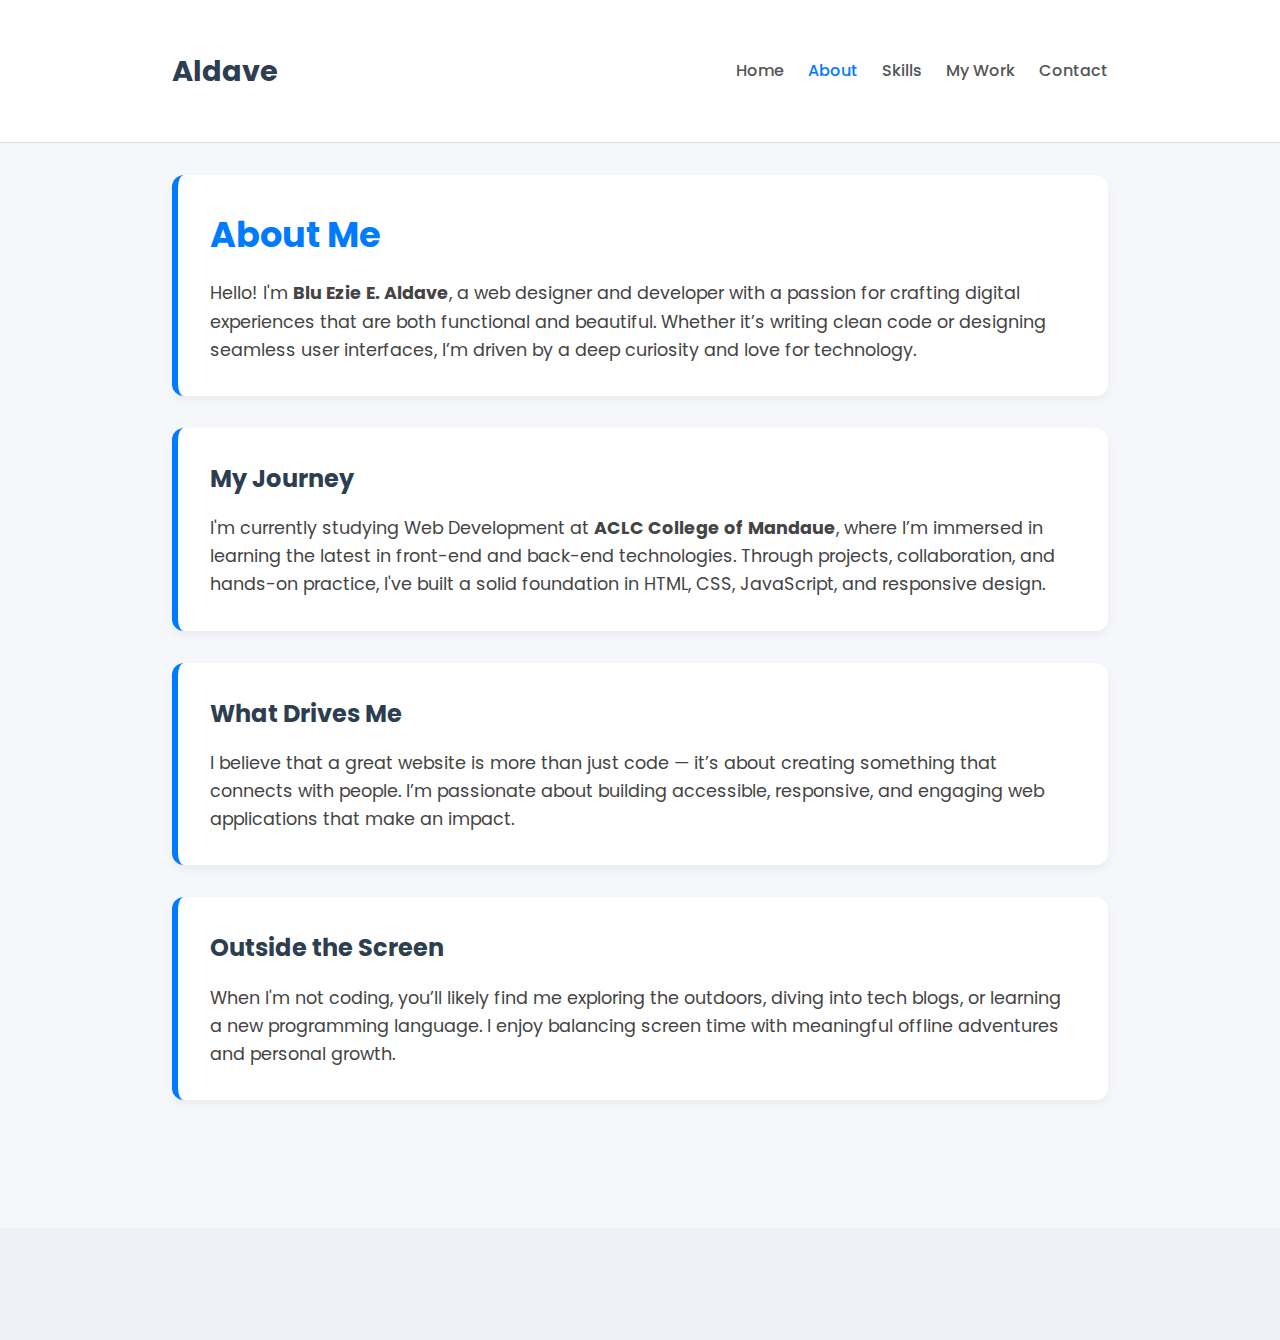
<file: about.html>
<!DOCTYPE html>
<html lang="en">

<head>
  <meta charset="UTF-8" />
  <meta name="viewport" content="width=device-width, initial-scale=1.0" />
  <title>About – Blu Aldave | Web Developer Portfolio</title>
  <meta name="description" content="Learn more about Blu Aldave – a passionate web designer and developer dedicated to creating elegant and accessible digital experiences.">
  <link rel="icon" href="favicon.ico" type="image/x-icon" />
  <link href="https://fonts.googleapis.com/css2?family=Poppins:wght@400;600;700&display=swap" rel="stylesheet" />

  <style>
    /* Base Reset */
    * {
      margin: 0;
      padding: 0;
      box-sizing: border-box;
    }

    body {
      font-family: 'Poppins', sans-serif;
      background-color: #f5f7fa;
      color: #333;
      line-height: 1.6;
    }

    .container {
      max-width: 1000px;
      margin: 0 auto;
      padding: 2rem;
    }

    /* Header Styles */
    .site-header {
      background-color: #fff;
      border-bottom: 1px solid #ddd;
      padding: 1rem 2rem;
    }

    .header-content {
      display: flex;
      justify-content: space-between;
      align-items: center;
    }

    .logo a {
      font-size: 1.8rem;
      font-weight: 700;
      color: #2c3e50;
      text-decoration: none;
    }

    .main-nav ul {
      list-style: none;
      display: flex;
      gap: 1.5rem;
    }

    .main-nav a {
      text-decoration: none;
      color: #555;
      font-weight: 500;
      transition: color 0.3s ease;
    }

    .main-nav a:hover,
    .main-nav a.active {
      color: #007bff;
    }

    /* Section Box Styling */
    .section-box {
      background-color: #ffffff;
      border-left: 6px solid #007bff;
      padding: 2rem;
      border-radius: 12px;
      box-shadow: 0 4px 10px rgba(0, 0, 0, 0.05);
      margin-bottom: 2rem;
      transition: transform 0.3s ease;
    }

    .section-box:hover {
      transform: scale(1.01);
    }

    .section-box h1,
    .section-box h2 {
      margin-bottom: 1rem;
    }

    .section-box p {
      font-size: 1.1rem;
      color: #444;
    }

    .about-section h1 {
      font-size: 2.2rem;
      color: #007bff;
    }

    .section-box h2 {
      font-size: 1.5rem;
      color: #2c3e50;
    }

    /* Footer */
    .site-footer {
      margin-top: 4rem;
      padding: 1.5rem 0;
      text-align: center;
      background-color: #eef1f5;
      font-size: 0.9rem;
      color: #777;
    }

    @media (max-width: 768px) {
      .header-content {
        flex-direction: column;
        align-items: flex-start;
      }

      .main-nav ul {
        flex-direction: column;
        gap: 1rem;
        margin-top: 1rem;
      }
    }
  </style>
</head>

<body>

  <!-- Header -->
  <header class="site-header">
    <div class="container header-content">
      <div class="logo">
        <a href="index.html">Aldave</a>
      </div>
      <nav class="main-nav">
        <ul>
          <li><a href="index.html">Home</a></li>
          <li><a href="about.html" class="active">About</a></li>
          <li><a href="skills.html">Skills</a></li>
          <li><a href="mywork.html">My Work</a></li>
          <li><a href="contact.html">Contact</a></li>
        </ul>
      </nav>
    </div>
  </header>

  <!-- Main Content -->
  <main class="about-section container">
    <div class="section-box">
      <h1>About Me</h1>
      <p>
        Hello! I'm <strong>Blu Ezie E. Aldave</strong>, a web designer and developer with a passion for crafting digital experiences that are both functional and beautiful.
        Whether it’s writing clean code or designing seamless user interfaces, I’m driven by a deep curiosity and love for technology.
      </p>
    </div>

    <div class="section-box">
      <h2>My Journey</h2>
      <p>
        I'm currently studying Web Development at <strong>ACLC College of Mandaue</strong>, where I’m immersed in learning the latest in front-end and back-end technologies.
        Through projects, collaboration, and hands-on practice, I've built a solid foundation in HTML, CSS, JavaScript, and responsive design.
      </p>
    </div>

    <div class="section-box">
      <h2>What Drives Me</h2>
      <p>
        I believe that a great website is more than just code — it’s about creating something that connects with people.
        I’m passionate about building accessible, responsive, and engaging web applications that make an impact.
      </p>
    </div>

    <div class="section-box">
      <h2>Outside the Screen</h2>
      <p>
        When I'm not coding, you’ll likely find me exploring the outdoors, diving into tech blogs, or learning a new programming language.
        I enjoy balancing screen time with meaningful offline adventures and personal growth.
      </p>
    </div>
  </main>

  <!-- Footer -->
  <footer class="site-footer">
    <div class="container">
    </div>
  </footer>

</body>

</html>
</file>
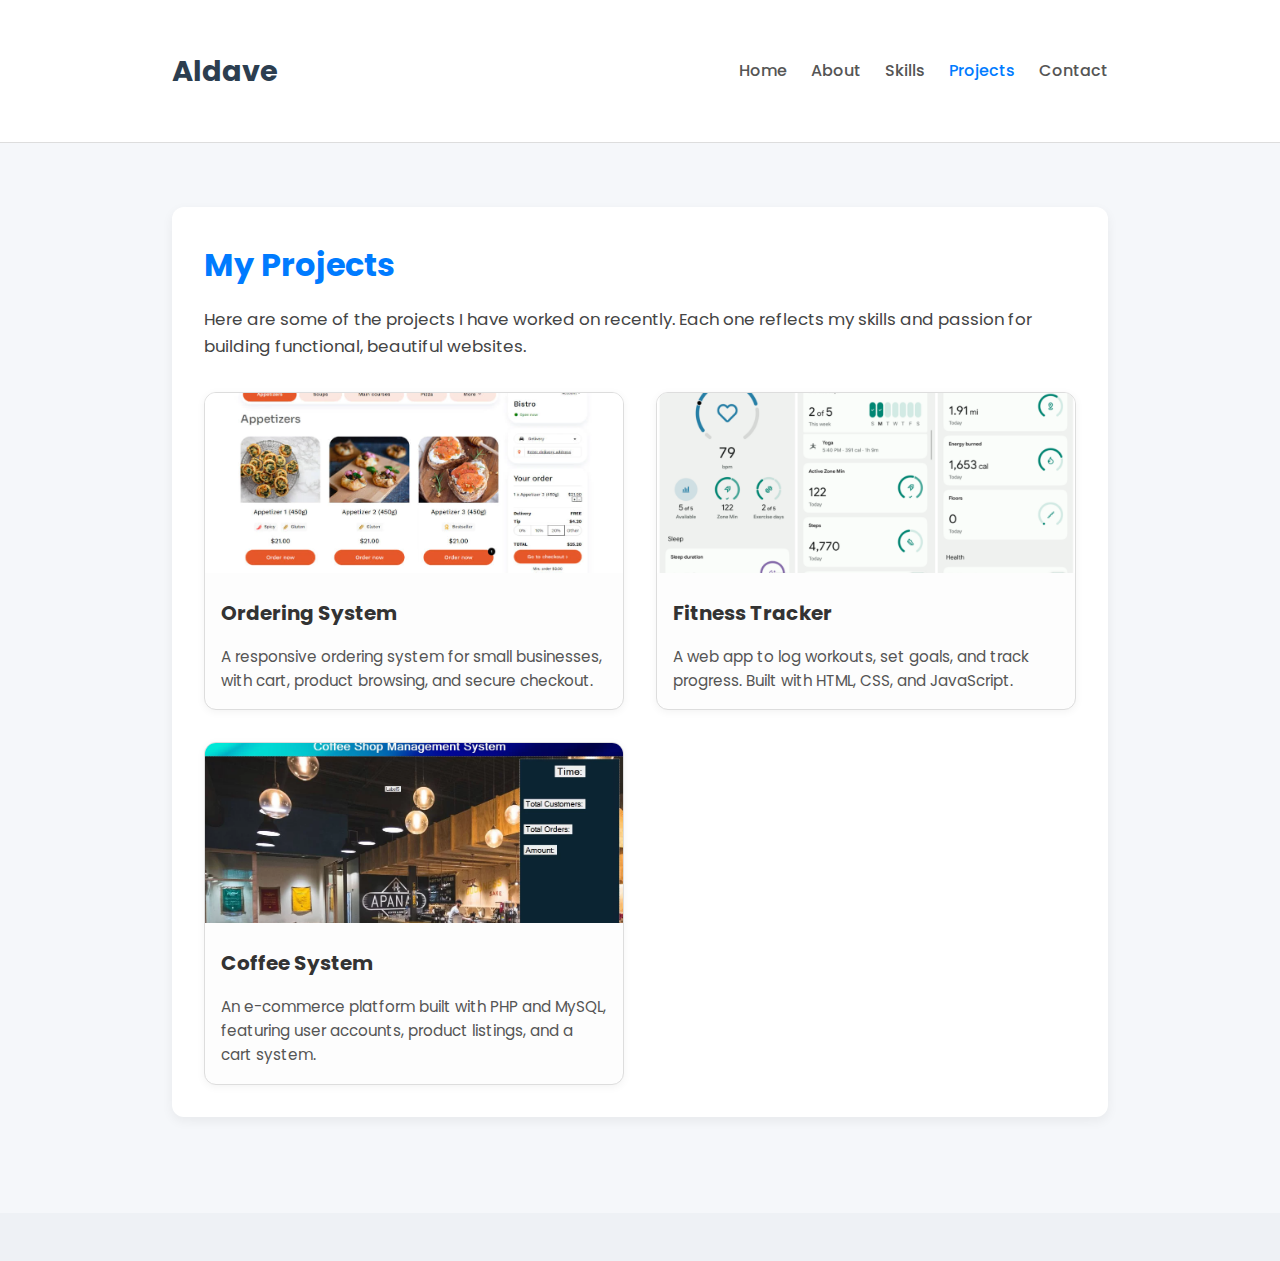
<file: mywork.html>
<!DOCTYPE html>
<html lang="en">

<head>
  <meta charset="UTF-8" />
  <meta name="viewport" content="width=device-width, initial-scale=1.0" />
  <title>Projects - Aldave's Portfolio</title>
  <meta name="description" content="Explore the projects I have worked on, showcasing my skills and experience as a web designer and developer." />
  <link href="https://fonts.googleapis.com/css2?family=Poppins:wght@400;600;700&display=swap" rel="stylesheet" />
  <link rel="icon" href="favicon.ico" type="image/x-icon" />

  <style>
    * {
      margin: 0;
      padding: 0;
      box-sizing: border-box;
    }

    body {
      font-family: 'Poppins', sans-serif;
      background-color: #f5f7fa;
      color: #333;
      line-height: 1.6;
    }

    .container {
      max-width: 1000px;
      margin: 0 auto;
      padding: 2rem;
    }

    /* Header */
    header {
      background-color: #fff;
      border-bottom: 1px solid #ddd;
      padding: 1rem 2rem;
    }

    .header-content {
      display: flex;
      justify-content: space-between;
      align-items: center;
    }

    .logo a {
      font-size: 1.8rem;
      font-weight: 700;
      color: #2c3e50;
      text-decoration: none;
    }

    nav ul {
      list-style: none;
      display: flex;
      gap: 1.5rem;
    }

    nav a {
      text-decoration: none;
      color: #555;
      font-weight: 500;
      transition: color 0.3s ease;
    }

    nav a:hover,
    nav a.active {
      color: #007bff;
    }

    /* Projects Section */
    .my-work {
      background-color: #fff;
      padding: 2rem;
      border-radius: 12px;
      box-shadow: 0 4px 12px rgba(0, 0, 0, 0.06);
      margin-top: 2rem;
    }

    .my-work h1 {
      font-size: 2rem;
      color: #007bff;
      margin-bottom: 1rem;
    }

    .my-work p {
      font-size: 1.05rem;
      color: #444;
      margin-bottom: 2rem;
    }

    .project-grid {
      display: grid;
      grid-template-columns: repeat(auto-fit, minmax(280px, 1fr));
      gap: 2rem;
    }

    .project {
      background-color: #fdfdfd;
      border: 1px solid #ddd;
      border-radius: 12px;
      overflow: hidden;
      box-shadow: 0 2px 8px rgba(0, 0, 0, 0.05);
      transition: transform 0.3s ease;
    }

    .project:hover {
      transform: translateY(-5px);
    }

    .project img {
      width: 100%;
      height: 180px;
      object-fit: cover;
    }

    .project h3 {
      font-size: 1.25rem;
      margin: 1rem;
      color: #333;
    }

    .project p {
      font-size: 0.95rem;
      color: #555;
      margin: 0 1rem 1rem 1rem;
    }

    .project-link {
      display: block;
      text-align: center;
      margin: 0 1rem 1rem 1rem;
      background-color: #007bff;
      color: #fff;
      text-decoration: none;
      padding: 0.6rem 1rem;
      border-radius: 6px;
      font-weight: 500;
      transition: background-color 0.3s ease;
    }

    .project-link:hover {
      background-color: #0056b3;
    }

    /* Footer */
    footer {
      margin-top: 4rem;
      padding: 1.5rem 0;
      text-align: center;
      background-color: #eef1f5;
      font-size: 0.9rem;
      color: #777;
    }

    @media (max-width: 768px) {
      .header-content {
        flex-direction: column;
        align-items: flex-start;
      }

      nav ul {
        flex-direction: column;
        gap: 1rem;
        margin-top: 1rem;
      }
    }
  </style>
</head>

<body>

  <!-- HEADER -->
  <header>
    <div class="container header-content">
      <div class="logo">
        <a href="index.html">Aldave</a>
      </div>
      <nav>
        <ul>
          <li><a href="index.html">Home</a></li>
          <li><a href="about.html">About</a></li>
          <li><a href="skills.html">Skills</a></li>
          <li><a href="mywork.html" class="active">Projects</a></li>
          <li><a href="contact.html">Contact</a></li>
        </ul>
      </nav>
    </div>
  </header>

  <!-- MAIN CONTENT -->
  <main class="container">
    <section class="my-work">
      <h1>My Projects</h1>
      <p>Here are some of the projects I have worked on recently. Each one reflects my skills and passion for building functional, beautiful websites.</p>

      <div class="project-grid">
        <!-- Project 1 -->
        <div class="project">
          <img src="images/ordering.webp" alt="Ordering System">
          <h3>Ordering System</h3>
          <p>A responsive ordering system for small businesses, with cart, product browsing, and secure checkout.</p>
        </div>

        <!-- Project 2 -->
        <div class="project">
          <img src="images/fitness.webp" alt="Fitness Tracker">
          <h3>Fitness Tracker</h3>
          <p>A web app to log workouts, set goals, and track progress. Built with HTML, CSS, and JavaScript.</p>
        </div>

        <!-- Project 3 -->
        <div class="project">
          <img src="images/coffee.png" alt="Coffee System">
          <h3>Coffee System</h3>
          <p>An e-commerce platform built with PHP and MySQL, featuring user accounts, product listings, and a cart system.</p>
        </div>

        <!-- Add more projects here if needed -->
      </div>
    </section>
  </main>

  <!-- FOOTER -->
  <footer>
  </footer>

</body>

</html>
</file>
